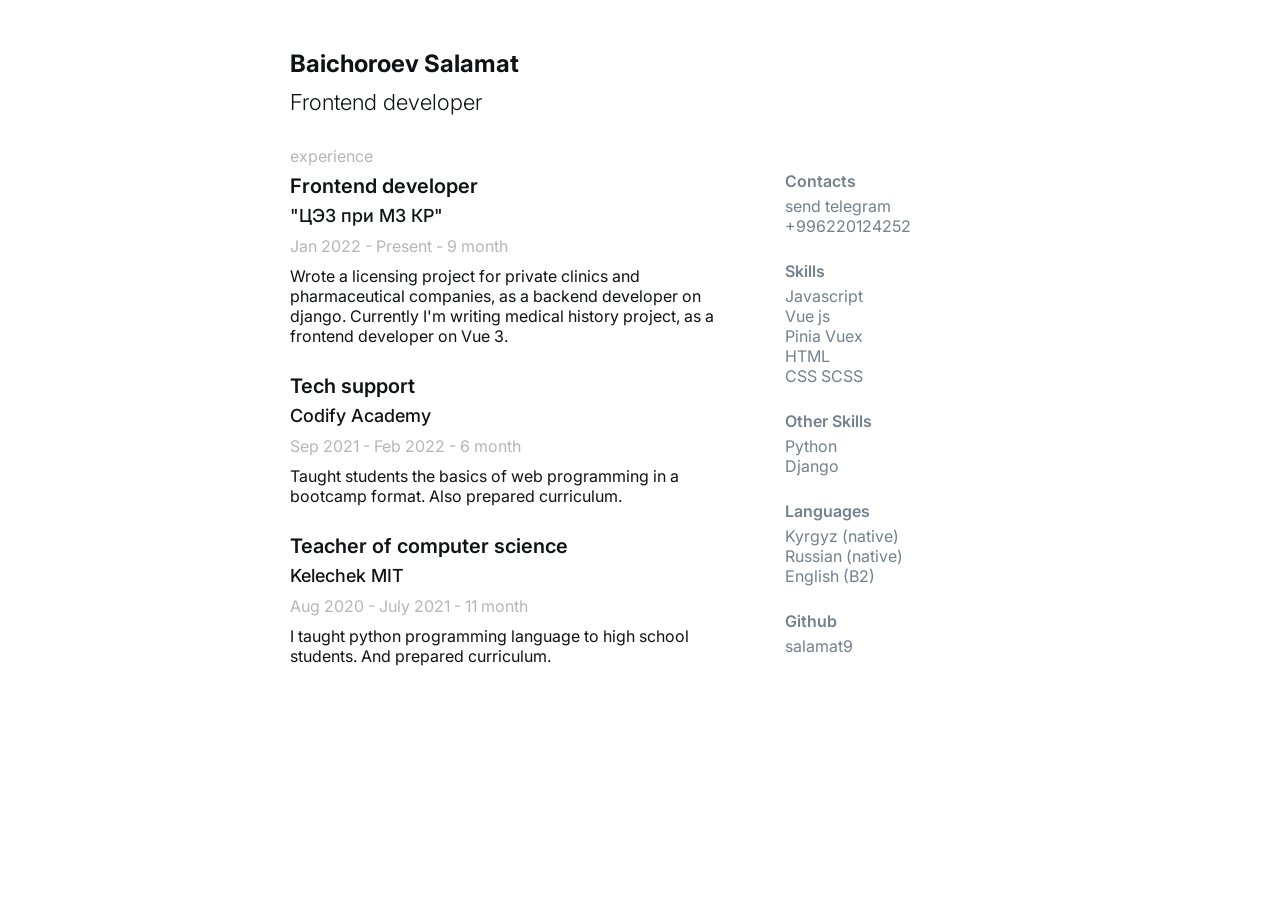
<file: index.html>
<!DOCTYPE html>
<html lang="en">

<head>
  <meta charset="UTF-8">
  <meta http-equiv="X-UA-Compatible" content="IE=edge">
  <meta name="viewport" content="width=device-width, initial-scale=1.0">
  <link rel="stylesheet" href="./styles/styles.css">
  <title>Baichoroev Salamat</title>
</head>

<body>
  <div class="container">
    <header>
      <h1>Baichoroev Salamat</h1>
      <p>Frontend developer</p>
    </header>
    <section>
      <div class="left">
        <h4>experience</h4>
        <div class="experience">
          <h2>Frontend developer</h2>
          <h3>"ЦЭЗ при МЗ КР"</h3>
          <h5>Jan 2022 - Present - 9 month</h5>
          <p>
            Wrote a licensing project for private clinics and pharmaceutical 
            companies, as a backend developer on django.
            Currently I'm writing medical history project, as a frontend developer
            on Vue 3.
          </p>
        </div>
        <div class="experience">
          <h2>Tech support</h2>
          <h3>Codify Academy</h3>
          <h5>Sep 2021 - Feb 2022 - 6 month</h5>
          <p>
            Taught students the basics of web programming in a bootcamp format.
            Also prepared curriculum.
          </p>
        </div>
        <div class="experience">
          <h2>Teacher of computer science</h2>
          <h3>Kelechek MIT</h3>
          <h5>Aug 2020 - July 2021 - 11 month</h5>
          <p>
            I taught python programming language to high school students.
            And prepared curriculum.
          </p>
        </div>
        <div class="education">
        </div>
      </div>
      <div class="right">
        <div class="info">
          <h2>Contacts</h2>
          <a href="https://t.me/sa1amat9" target="_blank">send telegram</a><br>
          <p>+996220124252</p>
        </div>
        <div class="info">
          <h2>Skills</h2>
          <p>Javascript</p>
          <p>Vue js</p>
          <p>Pinia Vuex</p>
          <p>HTML</p>
          <p>CSS SCSS</p>
        </div>
        <div class="info">
          <h2>Other Skills</h2>
          <p>Python</p>
          <p>Django</p>
        </div>
        <div class="info">
          <h2>Languages</h2>
          <p>Kyrgyz (native)</p>
          <p>Russian (native)</p>
          <p>English (B2)</p>
        </div>
        <div class="info">
          <h2>Github</h2>
          <a href="https://github.com/salamat9" target="_blank">salamat9</a><br>
        </div>
      </div>
    </section>
  </div>
</body>

</html>
</file>
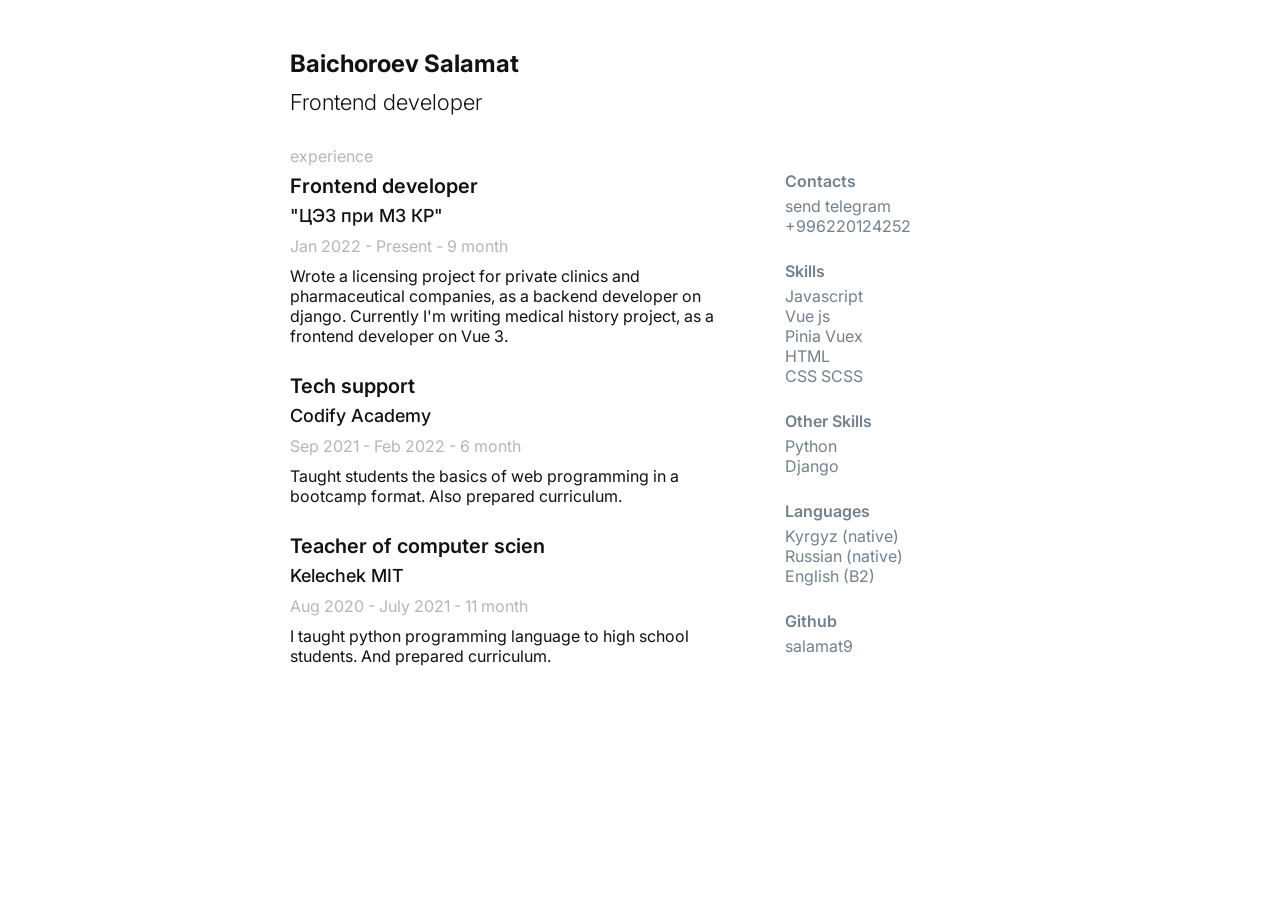
<file: main.html>
<!DOCTYPE html>
<html lang="en">

<head>
  <meta charset="UTF-8">
  <meta http-equiv="X-UA-Compatible" content="IE=edge">
  <meta name="viewport" content="width=device-width, initial-scale=1.0">
  <link rel="stylesheet" href="./styles/styles.css">
  <title>Baichoroev Salamat</title>
</head>

<body>
  <div class="container">
    <header>
      <h1>Baichoroev Salamat</h1>
      <p>Frontend developer</p>
    </header>
    <section>
      <div class="left">
        <h4>experience</h4>
        <div class="experience">
          <h2>Frontend developer</h2>
          <h3>"ЦЭЗ при МЗ КР"</h3>
          <h5>Jan 2022 - Present - 9 month</h5>
          <p>
            Wrote a licensing project for private clinics and pharmaceutical 
            companies, as a backend developer on django.
            Currently I'm writing medical history project, as a frontend developer
            on Vue 3.
          </p>
        </div>
        <div class="experience">
          <h2>Tech support</h2>
          <h3>Codify Academy</h3>
          <h5>Sep 2021 - Feb 2022 - 6 month</h5>
          <p>
            Taught students the basics of web programming in a bootcamp format.
            Also prepared curriculum.
          </p>
        </div>
        <div class="experience">
          <h2>Teacher of computer scien</h2>
          <h3>Kelechek MIT</h3>
          <h5>Aug 2020 - July 2021 - 11 month</h5>
          <p>
            I taught python programming language to high school students.
            And prepared curriculum.
          </p>
        </div>
        <div class="education">
        </div>
      </div>
      <div class="right">
        <div class="info">
          <h2>Contacts</h2>
          <a href="https://t.me/sa1amat9" target="_blank">send telegram</a><br>
          <p>+996220124252</p>
        </div>
        <div class="info">
          <h2>Skills</h2>
          <p>Javascript</p>
          <p>Vue js</p>
          <p>Pinia Vuex</p>
          <p>HTML</p>
          <p>CSS SCSS</p>
        </div>
        <div class="info">
          <h2>Other Skills</h2>
          <p>Python</p>
          <p>Django</p>
        </div>
        <div class="info">
          <h2>Languages</h2>
          <p>Kyrgyz (native)</p>
          <p>Russian (native)</p>
          <p>English (B2)</p>
        </div>
        <div class="info">
          <h2>Github</h2>
          <a href="https://github.com/salamat9" target="_blank">salamat9</a><br>
        </div>
      </div>
    </section>
  </div>
</body>

</html>
</file>
<file: styles/styles.css>
@import './reset.css';
@import url("https://fonts.googleapis.com/css2?family=Inter:wght@400;500;700&display=swap");
body {
  font-family: "Inter", "Arial";
  color: #101214;
  line-height: 20px;
}

.container {
  width: 800px;
  margin: 0px auto;
  padding: 50px;
}

a {
  color: #73808d;
  text-decoration: none;
}

a:hover {
  color: red;
}

h4 {
  font-size: 16px;
  opacity: 0.3;
  margin-bottom: 10px;
}

header h1 {
  margin-bottom: 10px;
  font-weight: 700;
  font-size: 24px;
  line-height: 28px;
}
header p {
  font-weight: 300;
  font-size: 22px;
  line-height: 28px;
}

section {
  margin-top: 30px;
  display: flex;
}

.left {
  max-width: 65%;
  margin-right: 40px;
}

.right {
  max-width: 25%;
}

.experience {
  margin-bottom: 30px;
}
.experience h2 {
  font-size: 20px;
  font-weight: 600;
  margin-bottom: 10px;
}
.experience h3 {
  font-size: 18px;
  font-weight: 500;
  margin-bottom: 10px;
}
.experience h5 {
  font-size: 16px;
  font-weight: 400;
  opacity: 0.3;
  margin-bottom: 10px;
}
.experience p {
  font-size: 16px;
}

.info {
  color: #73808d;
  margin-top: 25px;
}
.info h2 {
  font-weight: 600;
  font-size: 16px;
  margin-bottom: 5px;
}
.info p {
  font-weight: 400;
  font-size: 16px;
}

@media (max-width: 440px) {
  .left {
    max-width: 380px;
    margin-right: 0px;
  }
  .container {
    padding: 20px;
  }
  p {
    max-width: 90%;
  }
  section {
    display: block;
  }
}

/*# sourceMappingURL=styles.css.map */
</file>
